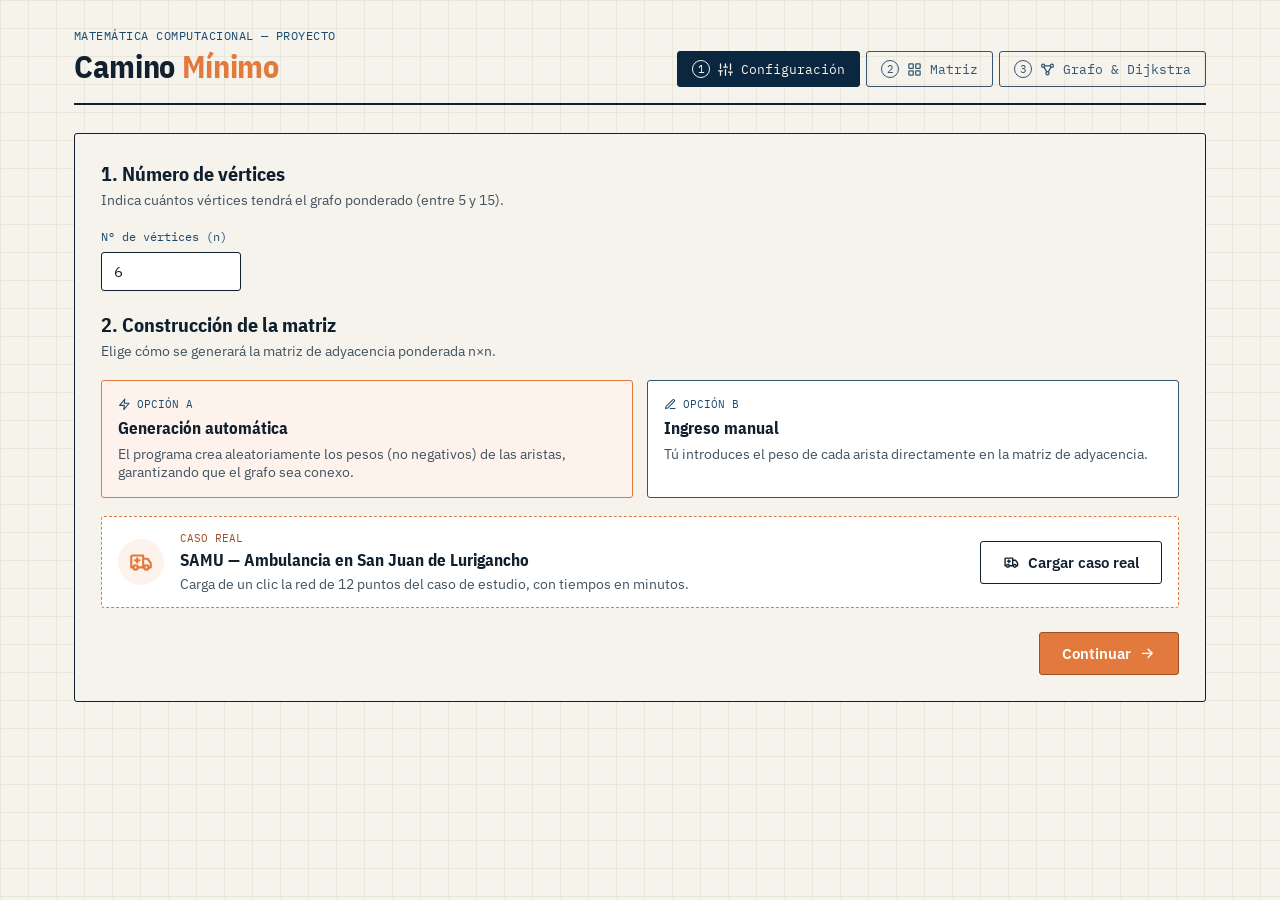
<file: index.html>
<!DOCTYPE html>
<html lang="es">
<head>
<meta charset="UTF-8">
<meta name="viewport" content="width=device-width, initial-scale=1.0">
<title>Camino Mínimo — Algoritmo de Dijkstra</title>
<link rel="preconnect" href="https://fonts.googleapis.com">
<link href="https://fonts.googleapis.com/css2?family=IBM+Plex+Sans:wght@400;500;600;700&family=IBM+Plex+Sans+Condensed:wght@600;700&family=IBM+Plex+Mono:wght@400;500;600&display=swap" rel="stylesheet">
<link rel="stylesheet" href="styles.css">
</head>
<body>
<!-- Íconos (dibujados a mano, sin dependencias externas) -->
<svg width="0" height="0" style="position:absolute" aria-hidden="true" focusable="false">
  <defs>
    <symbol id="i-sliders" viewBox="0 0 24 24"><path d="M4 21v-7M4 10V3M12 21v-9M12 8V3M20 21v-5M20 12V3M1 14h6M9 8h6M17 16h6"/></symbol>
    <symbol id="i-grid" viewBox="0 0 24 24"><rect x="3" y="3" width="7" height="7" rx="1"/><rect x="14" y="3" width="7" height="7" rx="1"/><rect x="14" y="14" width="7" height="7" rx="1"/><rect x="3" y="14" width="7" height="7" rx="1"/></symbol>
    <symbol id="i-graph" viewBox="0 0 24 24"><circle cx="5" cy="6" r="2.5"/><circle cx="19" cy="6" r="2.5"/><circle cx="12" cy="18" r="2.5"/><path d="M7.5 6h9M6.3 8.2l4.5 7.6M17.7 8.2l-4.5 7.6"/></symbol>
    <symbol id="i-ambulance" viewBox="0 0 24 24"><path d="M14 17V6H4a1 1 0 0 0-1 1v10h2M9 17h6M19 17h2v-4l-3-4h-4"/><circle cx="7" cy="17" r="2"/><circle cx="17" cy="17" r="2"/><path d="M8.5 8.5v4M6.5 10.5h4"/></symbol>
    <symbol id="i-clipboard" viewBox="0 0 24 24"><rect x="8" y="2" width="8" height="4" rx="1"/><path d="M16 4h2a2 2 0 0 1 2 2v14a2 2 0 0 1-2 2H6a2 2 0 0 1-2-2V6a2 2 0 0 1 2-2h2"/></symbol>
    <symbol id="i-trash" viewBox="0 0 24 24"><path d="M3 6h18M8 6V4h8v2M6 6l1 14h10l1-14M10 11v6M14 11v6"/></symbol>
    <symbol id="i-shuffle" viewBox="0 0 24 24"><path d="M16 3h5v5M4 20 21 3M21 16v5h-5M15 15l6 6M4 4l5 5"/></symbol>
    <symbol id="i-arrow-right" viewBox="0 0 24 24"><path d="M5 12h14M13 6l6 6-6 6"/></symbol>
    <symbol id="i-arrow-left" viewBox="0 0 24 24"><path d="M19 12H5M11 6l-6 6 6 6"/></symbol>
    <symbol id="i-play" viewBox="0 0 24 24"><path d="M7 4.5v15l12-7.5z" fill="currentColor"/></symbol>
    <symbol id="i-pause" viewBox="0 0 24 24"><rect x="6" y="4.5" width="4" height="15" rx="1" fill="currentColor"/><rect x="14" y="4.5" width="4" height="15" rx="1" fill="currentColor"/></symbol>
    <symbol id="i-step-back" viewBox="0 0 24 24"><path d="M19 19.5 9 12l10-7.5z" fill="currentColor"/><path d="M5 19V5"/></symbol>
    <symbol id="i-step-fwd" viewBox="0 0 24 24"><path d="m5 4.5 10 7.5-10 7.5z" fill="currentColor"/><path d="M19 5v14"/></symbol>
    <symbol id="i-first" viewBox="0 0 24 24"><path d="M11 19 3 12l8-7zM21 19l-8-7 8-7z" fill="currentColor"/></symbol>
    <symbol id="i-last" viewBox="0 0 24 24"><path d="m13 19 8-7-8-7zM3 19l8-7-8-7z" fill="currentColor"/></symbol>
    <symbol id="i-route" viewBox="0 0 24 24"><circle cx="6" cy="19" r="3"/><circle cx="18" cy="5" r="3"/><path d="M9 19h8.5a3.5 3.5 0 0 0 0-7h-11a3.5 3.5 0 0 1 0-7H15"/></symbol>
    <symbol id="i-clock" viewBox="0 0 24 24"><circle cx="12" cy="12" r="9"/><path d="M12 7v5l3 2"/></symbol>
    <symbol id="i-alert" viewBox="0 0 24 24"><path d="M10.3 3.9 1.8 18a2 2 0 0 0 1.7 3h17a2 2 0 0 0 1.7-3L13.7 3.9a2 2 0 0 0-3.4 0zM12 9v4M12 17h.01"/></symbol>
    <symbol id="i-list" viewBox="0 0 24 24"><path d="M8 6h13M8 12h13M8 18h13M3 6h.01M3 12h.01M3 18h.01"/></symbol>
    <symbol id="i-table" viewBox="0 0 24 24"><rect x="3" y="3" width="18" height="18" rx="2"/><path d="M3 9h18M3 15h18M9 3v18"/></symbol>
    <symbol id="i-info" viewBox="0 0 24 24"><circle cx="12" cy="12" r="9"/><path d="M12 16v-4M12 8h.01"/></symbol>
    <symbol id="i-zap" viewBox="0 0 24 24"><path d="M13 2 3 14h9l-1 8 10-12h-9z"/></symbol>
    <symbol id="i-edit" viewBox="0 0 24 24"><path d="M12 20h9M16.5 3.5a2.1 2.1 0 0 1 3 3L7 19l-4 1 1-4z"/></symbol>
    <symbol id="i-x" viewBox="0 0 24 24"><path d="M18 6 6 18M6 6l12 12"/></symbol>
    <symbol id="i-film" viewBox="0 0 24 24"><rect x="3" y="3" width="18" height="18" rx="2"/><path d="M7 3v18M17 3v18M3 8h4M3 16h4M17 8h4M17 16h4"/></symbol>
  </defs>
</svg>
<div class="app">

  <header class="top">
    <div class="brand">
      <span class="kicker">MATEMÁTICA COMPUTACIONAL — PROYECTO</span>
      <h1>Camino <em>Mínimo</em></h1>
    </div>
    <div class="stepper" id="stepper">
      <div class="tab active" data-step="1"><span class="n">1</span><svg class="ic tab-ic" aria-hidden="true"><use href="#i-sliders"/></svg> Configuración</div>
      <div class="tab" data-step="2"><span class="n">2</span><svg class="ic tab-ic" aria-hidden="true"><use href="#i-grid"/></svg> Matriz</div>
      <div class="tab" data-step="3"><span class="n">3</span><svg class="ic tab-ic" aria-hidden="true"><use href="#i-graph"/></svg> Grafo &amp; Dijkstra</div>
    </div>
  </header>

  <!-- ================= SCREEN 1: CONFIG ================= -->
  <section class="screen visible" id="screen-1">
    <div class="panel">
      <h2>1. Número de vértices</h2>
      <p class="hint">Indica cuántos vértices tendrá el grafo ponderado (entre 5 y 15).</p>
      <div class="field">
        <label for="nInput">N° de vértices (n)</label>
        <input type="number" id="nInput" min="5" max="15" value="6">
      </div>

      <h2 style="margin-top:8px;">2. Construcción de la matriz</h2>
      <p class="hint">Elige cómo se generará la matriz de adyacencia ponderada n×n.</p>
      <div class="choice-row">
        <div class="choice-card selected" id="cardAuto" data-mode="auto">
          <span class="tag"><svg class="ic" aria-hidden="true"><use href="#i-zap"/></svg> OPCIÓN A</span>
          <h3>Generación automática</h3>
          <p>El programa crea aleatoriamente los pesos (no negativos) de las aristas, garantizando que el grafo sea conexo.</p>
        </div>
        <div class="choice-card" id="cardManual" data-mode="manual">
          <span class="tag"><svg class="ic" aria-hidden="true"><use href="#i-edit"/></svg> OPCIÓN B</span>
          <h3>Ingreso manual</h3>
          <p>Tú introduces el peso de cada arista directamente en la matriz de adyacencia.</p>
        </div>
      </div>

      <div class="case-banner">
        <div class="case-ic"><svg class="ic" aria-hidden="true"><use href="#i-ambulance"/></svg></div>
        <div class="case-text">
          <span class="tag">CASO REAL</span>
          <h3>SAMU — Ambulancia en San Juan de Lurigancho</h3>
          <p>Carga de un clic la red de 12 puntos del caso de estudio, con tiempos en minutos.</p>
        </div>
        <button class="btn secondary" id="btnLoadCase"><svg class="ic" aria-hidden="true"><use href="#i-ambulance"/></svg> Cargar caso real</button>
      </div>

      <div class="error-box" id="errorConfig"></div>

      <div class="actions">
        <span></span>
        <div class="right">
          <button class="btn accent" id="btnToMatrix">Continuar <svg class="ic" aria-hidden="true"><use href="#i-arrow-right"/></svg></button>
        </div>
      </div>
    </div>
  </section>

  <!-- ================= SCREEN 2: MATRIX ================= -->
  <section class="screen" id="screen-2">
    <div class="panel">
      <h2 class="with-ic"><svg class="ic" aria-hidden="true"><use href="#i-grid"/></svg><span id="matrixTitle">Matriz de adyacencia ponderada</span></h2>
      <p class="hint" id="matrixHint">Ingresa el peso de cada arista (0 = sin conexión entre ese par de vértices). El grafo es no dirigido, por lo que la matriz es simétrica.</p>
      <div class="case-info" id="caseInfo"></div>
      <div class="matrix-wrap" id="matrixWrap"></div>
      <div class="paste-panel" id="pastePanel">
        <label for="pasteArea">Pega la matriz (una fila por línea; valores separados por espacios, tabulaciones, comas o punto y coma; decimales con punto). Sirve copiar directo desde Excel.</label>
        <textarea id="pasteArea" rows="6" spellcheck="false" placeholder="0 4 0 2 0&#10;4 0 3 0 0&#10;..."></textarea>
        <div class="right">
          <button class="btn secondary" id="btnPasteCancel">Cancelar</button>
          <button class="btn accent" id="btnPasteApply">Aplicar matriz</button>
        </div>
      </div>
      <div class="error-box" id="errorMatrix"></div>
      <div class="actions">
        <button class="btn secondary" id="btnBackConfig"><svg class="ic" aria-hidden="true"><use href="#i-arrow-left"/></svg> Volver</button>
        <div class="right">
          <button class="btn secondary" id="btnClear"><svg class="ic" aria-hidden="true"><use href="#i-trash"/></svg> Limpiar</button>
          <button class="btn secondary" id="btnPaste"><svg class="ic" aria-hidden="true"><use href="#i-clipboard"/></svg> Pegar matriz</button>
          <button class="btn secondary" id="btnRegenerate" style="display:none;"><svg class="ic" aria-hidden="true"><use href="#i-shuffle"/></svg> Regenerar aleatoriamente</button>
          <button class="btn accent" id="btnToGraph"><svg class="ic" aria-hidden="true"><use href="#i-graph"/></svg> Generar grafo <svg class="ic" aria-hidden="true"><use href="#i-arrow-right"/></svg></button>
        </div>
      </div>
    </div>
  </section>

  <!-- ================= SCREEN 3: GRAPH + DIJKSTRA ================= -->
  <section class="screen" id="screen-3">
    <div class="panel">
      <h2 class="with-ic"><svg class="ic" aria-hidden="true"><use href="#i-graph"/></svg> Grafo ponderado</h2>
      <p class="hint">Selecciona el vértice de origen y el vértice de destino para calcular el camino mínimo con el algoritmo de Dijkstra.</p>
      <div class="warn-box" id="warnGraph"></div>

      <div class="graph-layout">

        <div class="anim-bar" id="animBar">
          <div class="anim-controls">
            <button class="icon-btn" id="animFirst" title="Ir al inicio (Inicio)" aria-label="Ir al inicio"><svg class="ic" aria-hidden="true"><use href="#i-first"/></svg></button>
            <button class="icon-btn" id="animPrev" title="Paso anterior (←)" aria-label="Paso anterior"><svg class="ic" aria-hidden="true"><use href="#i-step-back"/></svg></button>
            <button class="btn accent play-btn" id="animPlay"><svg class="ic" aria-hidden="true"><use href="#i-play"/></svg><span>Animar paso a paso</span></button>
            <button class="icon-btn" id="animNext" title="Paso siguiente (→)" aria-label="Paso siguiente"><svg class="ic" aria-hidden="true"><use href="#i-step-fwd"/></svg></button>
            <button class="icon-btn" id="animLast" title="Ir al resultado (Fin)" aria-label="Ir al resultado"><svg class="ic" aria-hidden="true"><use href="#i-last"/></svg></button>
            <span class="anim-counter" id="animCounter" aria-live="polite"></span>
            <label class="anim-speed">Velocidad
              <select id="animSpeed">
                <option value="2600">Lenta</option>
                <option value="1500" selected>Normal</option>
                <option value="800">Rápida</option>
              </select>
            </label>
            <button class="icon-btn" id="animExit" title="Salir de la animación (Esc)" aria-label="Salir de la animación" hidden><svg class="ic" aria-hidden="true"><use href="#i-x"/></svg></button>
          </div>
          <div class="anim-caption" id="animCaption"></div>
          <div class="anim-key">
            <span><i class="k-cur"></i> se fija en esta iteración</span>
            <span><i class="k-fix"></i> ya fijado</span>
            <span><i class="k-reach"></i> con etiqueta provisional</span>
            <span><i class="k-upd"></i> arista que mejora la etiqueta</span>
            <span><i class="k-keep"></i> arista que no mejora</span>
            <span><i class="k-tree"></i> árbol de caminos mínimos</span>
          </div>
        </div>
        <div class="canvas-frame">
          <svg id="graphSvg" viewBox="0 0 600 600"></svg>
        </div>

        <div class="side-panel">
          <div class="mini-panel">
            <h3 class="with-ic"><svg class="ic" aria-hidden="true"><use href="#i-route"/></svg> Parámetros de búsqueda</h3>
            <div class="select-row">
              <div class="field">
                <label for="originSelect">Origen</label>
                <select id="originSelect"></select>
              </div>
              <div class="field">
                <label for="destSelect">Destino</label>
                <select id="destSelect"></select>
              </div>
              <button class="btn accent" id="btnCalc"><svg class="ic" aria-hidden="true"><use href="#i-route"/></svg> Calcular</button>
            </div>
            <div class="error-box" id="errorPath"></div>
          </div>

          <div class="result-card" id="resultCard">
            <div class="cost" id="resultCost">— <span>unidades</span></div>
            <div class="path" id="resultPath"></div>
          </div>

        </div>
      </div>

      <div class="mini-panel legend-panel" id="legendPanel" style="display:none;">
        <h3 class="with-ic"><svg class="ic" aria-hidden="true"><use href="#i-list"/></svg> Leyenda de vértices</h3>
        <ul class="legend" id="legendList"></ul>
      </div>

      <div class="steps-wrap" id="stepsWrap" style="display:none;">
        <h3 class="with-ic"><svg class="ic" aria-hidden="true"><use href="#i-table"/></svg> Desarrollo paso a paso — Algoritmo de Dijkstra</h3>
        <p class="hint">Cada columna muestra la etiqueta <code style="font-family:var(--mono)">[distancia acumulada, vértice de procedencia]</code> de cada vértice al terminar esa iteración. <span class="key key-final">celda naranja</span> = vértice que se fija en esa iteración · <span class="key key-upd">texto naranja</span> = etiqueta actualizada · ✓ = ya fijado antes · ∞ = aún sin etiqueta.</p>
        <div class="matrix-wrap">
          <table class="trace" id="traceTable"></table>
        </div>
        <ol class="narrative" id="narrative"></ol>
      </div>

      <div class="actions">
        <button class="btn secondary" id="btnBackMatrix"><svg class="ic" aria-hidden="true"><use href="#i-arrow-left"/></svg> Editar matriz</button>
        <div class="right">
          <button class="btn secondary" id="btnBackConfig3"><svg class="ic" aria-hidden="true"><use href="#i-sliders"/></svg> Volver a configuración</button>
        </div>
      </div>
    </div>
  </section>

</div>

<script src="casos.js"></script>
<script src="script.js"></script>
</body>
</html>
</file>
<file: styles.css>
:root{
  --blueprint: #0B2740;
  --blueprint-2: #123655;
  --blueprint-3: #1B4a70;
  --paper: #F5F3EC;
  --paper-dim: #E9E6DA;
  --ink: #10202E;
  --line: #8FA9BD;
  --line-dim: #345670;
  --accent: #E2793D;
  --accent-dim: #9c5228;
  --warn: #C1443C;
  --ok: #4C8C6C;
  --sans: 'IBM Plex Sans', sans-serif;
  --sans-cond: 'IBM Plex Sans Condensed', sans-serif;
  --mono: 'IBM Plex Mono', monospace;
  --radius: 3px;
}

*{box-sizing:border-box;}
html,body{margin:0;padding:0;}
body{
  background: var(--paper);
  color: var(--ink);
  font-family: var(--sans);
  min-height:100vh;
  background-image:
    linear-gradient(var(--paper-dim) 1px, transparent 1px),
    linear-gradient(90deg, var(--paper-dim) 1px, transparent 1px);
  background-size: 28px 28px;
}

.app{
  max-width: 1180px;
  margin: 0 auto;
  padding: 28px 24px 60px;
}

/* ---------- Header ---------- */
header.top{
  display:flex;
  align-items:flex-end;
  justify-content:space-between;
  flex-wrap:wrap;
  gap:16px;
  border-bottom: 2px solid var(--ink);
  padding-bottom:16px;
  margin-bottom: 28px;
}
.brand{
  display:flex;
  flex-direction:column;
  gap:2px;
}
.brand .kicker{
  font-family: var(--mono);
  font-size:12px;
  letter-spacing:0.04em;
  color: var(--blueprint-3);
}
.brand h1{
  font-family: var(--sans-cond);
  font-weight:700;
  font-size: 32px;
  margin:0;
  color: var(--ink);
  letter-spacing: -0.01em;
}
.brand h1 em{
  font-style:normal;
  color: var(--accent);
}

.stepper{
  display:flex;
  gap:6px;
}
.stepper .tab{
  font-family: var(--mono);
  font-size: 13px;
  padding: 8px 14px;
  border: 1.5px solid var(--line-dim);
  border-radius: var(--radius);
  color: var(--line-dim);
  background: transparent;
  display:flex;
  align-items:center;
  gap:8px;
}
.stepper .tab .n{
  display:inline-flex;
  align-items:center;
  justify-content:center;
  width:18px;height:18px;
  border-radius:50%;
  border: 1.5px solid currentColor;
  font-size:11px;
}
.stepper .tab.active{
  color: var(--paper);
  background: var(--blueprint);
  border-color: var(--blueprint);
}
.stepper .tab.done{
  color: var(--ok);
  border-color: var(--ok);
  cursor:pointer;
}
.stepper .tab.done:hover{ background: rgba(76,140,108,.12); }

/* ---------- Panels ---------- */
.screen{ display:none; animation: fade .25s ease; }
.screen.visible{ display:block; }
@keyframes fade{ from{opacity:0; transform:translateY(4px);} to{opacity:1; transform:none;} }

.panel{
  background: var(--paper);
  border: 1.5px solid var(--ink);
  border-radius: var(--radius);
  padding: 26px;
  position:relative;
}
.panel + .panel{ margin-top:20px; }
.panel h2{
  font-family: var(--sans-cond);
  font-size: 20px;
  font-weight:700;
  margin: 0 0 4px;
}
.panel p.hint{
  font-size:14px;
  color:#41525f;
  margin:0 0 20px;
  max-width: 62ch;
}

/* ---------- Form controls ---------- */
.field{ margin-bottom: 20px; }
.field label{
  display:block;
  font-family: var(--mono);
  font-size: 12px;
  color: var(--blueprint-3);
  margin-bottom:8px;
}
input[type=number], select{
  font-family: var(--mono);
  font-size: 15px;
  padding: 9px 12px;
  border: 1.5px solid var(--ink);
  border-radius: var(--radius);
  background: #fff;
  color: var(--ink);
  width: 140px;
}
select{ width:auto; min-width:140px; }
input:focus, select:focus, button:focus{
  outline: 2px solid var(--accent);
  outline-offset:1px;
}

.choice-row{
  display:flex;
  gap:14px;
  flex-wrap:wrap;
}
.choice-card{
  flex: 1 1 220px;
  border: 1.5px solid var(--line-dim);
  border-radius: var(--radius);
  padding: 16px;
  cursor:pointer;
  background:#fff;
  transition: border-color .15s, background .15s;
}
.choice-card:hover{ border-color: var(--blueprint); }
.choice-card.selected{
  border-color: var(--accent);
  background: #FDF3EC;
}
.choice-card .tag{
  font-family: var(--mono);
  font-size:11px;
  color: var(--blueprint-3);
  display:block;
  margin-bottom:6px;
}
.choice-card h3{
  margin:0 0 6px;
  font-family: var(--sans-cond);
  font-size:17px;
}
.choice-card p{
  margin:0;
  font-size:13.5px;
  color:#41525f;
}

button.btn{
  font-family: var(--sans);
  font-weight:600;
  font-size: 14.5px;
  padding: 11px 22px;
  border-radius: var(--radius);
  border: 1.5px solid var(--ink);
  background: var(--ink);
  color: var(--paper);
  cursor:pointer;
}
button.btn.secondary{
  background: transparent;
  color: var(--ink);
}
button.btn.accent{
  background: var(--accent);
  border-color: var(--accent-dim);
  color: #fff;
}
button.btn:disabled{
  opacity:0.4;
  cursor:not-allowed;
}
.actions{
  display:flex;
  justify-content:space-between;
  margin-top: 24px;
  gap:12px;
}
.actions .right{ display:flex; gap:10px; }

.error-box{
  font-family: var(--mono);
  font-size: 13px;
  color: var(--warn);
  border: 1.5px solid var(--warn);
  padding: 10px 14px;
  border-radius: var(--radius);
  margin-top: 14px;
  display:none;
}
.error-box.show{ display:block; }

/* ---------- Matrix ---------- */
.matrix-wrap{ overflow-x:auto; padding-bottom:6px; }
table.matrix{
  border-collapse: collapse;
  font-family: var(--mono);
}
table.matrix th, table.matrix td{
  border: 1px solid var(--line-dim);
  text-align:center;
  padding:0;
}
table.matrix th{
  background: var(--blueprint);
  color: var(--paper);
  font-size: 13px;
  width:46px; height:36px;
  min-width:46px;
}
table.matrix td.diag{
  background: var(--paper-dim);
}
table.matrix td input{
  width: 56px;
  height: 36px;
  border: none;
  text-align:center;
  font-family: var(--mono);
  font-size: 14px;
  background: #fff;
}
table.matrix td input:focus{ background:#FDF3EC; outline:2px solid var(--accent); outline-offset:-2px;}

/* ---------- Graph + results layout ---------- */
.graph-layout{
  display:grid;
  grid-template-columns: 1.5fr 1fr;
  gap: 20px;
}
@media (max-width: 880px){
  .graph-layout{ grid-template-columns: 1fr; }
}
/* n >= 10: el grafo ocupa todo el ancho y los controles pasan arriba */
.graph-layout.wide{ grid-template-columns: 1fr; }
.graph-layout.wide .side-panel{ order:-1; flex-direction:row; flex-wrap:wrap; align-items:stretch; }
.graph-layout.wide .side-panel > *{ flex:1 1 260px; }
.graph-layout.wide .canvas-frame{ width:100%; margin:0 auto; }

.canvas-frame{
  background: var(--blueprint);
  border-radius: var(--radius);
  border: 1.5px solid var(--ink);
  padding: 6px;
}
svg#graphSvg{ width:100%; height:auto; display:block; }

.node circle{ fill: var(--paper); stroke: var(--paper); stroke-width:2.5; }
/* vértices intermedios del camino: fondo claro + borde naranja */
.node.in-path circle{ fill: var(--paper); stroke: var(--accent); stroke-width:4.5; }
/* origen (verde) y destino (naranja): la letra siempre oscura sobre fondo claro */
.node.origin circle{ fill:#8FD6AE; stroke:#fff; stroke-width:3; }
.node.dest circle{ fill: var(--accent); stroke:#fff; stroke-width:3; }
.node text{
  font-family: var(--mono);
  font-size: 15px;
  fill: var(--ink);
  text-anchor:middle;
  dominant-baseline: middle;
  font-weight:600;
}
.edge path{ fill:none; stroke: var(--line); stroke-width: 1.6; }
.edge path.in-path{ stroke: var(--accent); stroke-width: 4; }
.edge-label rect{ fill: var(--blueprint); stroke: var(--line-dim); stroke-width:1; }
.edge-label text{
  font-family: var(--mono);
  font-size: 13px;
  fill: #E6F0F7;
  text-anchor: middle;
  dominant-baseline: middle;
}
.edge-label.in-path rect{ stroke: var(--accent); stroke-width:1.5; }
.edge-label.in-path text{ fill: #F6A874; font-weight:700; }

.side-panel{
  display:flex;
  flex-direction:column;
  gap:16px;
}
.mini-panel{
  background:#fff;
  border: 1.5px solid var(--line-dim);
  border-radius: var(--radius);
  padding: 16px;
}
.mini-panel h3{
  font-family: var(--sans-cond);
  font-size:15px;
  margin:0 0 12px;
  color: var(--blueprint-3);
}
.select-row{
  display:flex;
  gap:10px;
  align-items:flex-end;
  flex-wrap:wrap;
}
.select-row .field{ margin-bottom:0; }

.result-card{
  background: var(--blueprint);
  color: var(--paper);
  border-radius: var(--radius);
  padding: 18px;
  display:none;
}
.result-card.show{ display:block; }
.result-card .cost{
  font-family: var(--sans-cond);
  font-size: 42px;
  font-weight:700;
  color: var(--accent);
  line-height:1;
}
.result-card .cost span{ font-size:16px; color: var(--paper); margin-left:8px; }
.result-card .path{
  font-family: var(--mono);
  font-size: 15px;
  margin-top:10px;
  letter-spacing:0.02em;
}
.result-card .path b{ color: var(--accent); }

/* ---------- Step-by-step table ---------- */
.steps-wrap{ margin-top: 20px; }
.steps-wrap h3{
  font-family: var(--sans-cond);
  font-size:16px;
  margin: 0 0 4px;
}
.steps-wrap p.hint{ margin-bottom:14px; }
table.trace{
  border-collapse: collapse;
  font-family: var(--mono);
  font-size: 12.5px;
  width:100%;
}
table.trace th, table.trace td{
  border: 1px solid var(--line-dim);
  padding: 8px 10px;
  text-align:center;
}
table.trace thead th{
  background: var(--blueprint);
  color: var(--paper);
}
table.trace tbody th{
  background: var(--paper-dim);
  text-align:left;
}
table.trace td.selected-cell{
  background: #FDF3EC;
  font-weight:600;
  color: var(--accent-dim);
}
table.trace td.final-cell{
  background: var(--accent);
  color:#fff;
  font-weight:700;
}
.narrative{
  margin-top:16px;
  font-size: 13.5px;
  line-height:1.6;
}
.narrative li{ margin-bottom:6px; }
.narrative code{
  font-family: var(--mono);
  background: var(--paper-dim);
  padding:1px 5px;
  border-radius:2px;
}


/* ---------- Caso real, pegar matriz, avisos y leyenda ---------- */
.case-banner{
  margin-top: 18px;
  display:flex;
  gap:16px;
  align-items:center;
  justify-content:space-between;
  flex-wrap:wrap;
  border: 1.5px dashed var(--accent);
  border-radius: var(--radius);
  padding: 14px 16px;
  background:#fff;
}
.case-banner .tag{
  font-family: var(--mono);
  font-size:11px;
  color: var(--accent-dim);
  display:block;
  margin-bottom:4px;
}
.case-banner h3{ margin:0 0 4px; font-family: var(--sans-cond); font-size:17px; }
.case-banner p{ margin:0; font-size:13.5px; color:#41525f; }

.case-info{
  display:none;
  background:#fff;
  border-left: 4px solid var(--accent);
  padding: 12px 16px;
  margin-bottom: 14px;
  font-size: 14px;
  line-height: 1.5;
}
.case-info.show{ display:block; }
.case-info h3{ margin:0 0 6px; font-family: var(--sans-cond); font-size:16px; }
.case-info p{ margin: 0 0 6px; }
.case-info .assume{ font-size: 12.5px; color:#41525f; }

.paste-panel{
  display:none;
  margin-top: 14px;
  background:#fff;
  border: 1.5px solid var(--line-dim);
  border-radius: var(--radius);
  padding: 14px 16px;
}
.paste-panel.show{ display:block; }
.paste-panel label{ display:block; font-size:13px; color:#41525f; margin-bottom:8px; }
.paste-panel textarea{
  width:100%;
  font-family: var(--mono);
  font-size: 13px;
  padding: 8px;
  border: 1.5px solid var(--line-dim);
  border-radius: var(--radius);
  resize: vertical;
}
.paste-panel .right{ display:flex; gap:10px; justify-content:flex-end; margin-top:10px; flex-wrap:wrap; }

.warn-box{
  display:none;
  font-family: var(--mono);
  font-size: 13px;
  color: var(--accent-dim);
  border: 1.5px solid var(--accent);
  background:#FDF3EC;
  padding: 10px 14px;
  border-radius: var(--radius);
  margin-bottom: 14px;
}
.warn-box.show{ display:block; }

.legend{ list-style:none; margin:0; padding:0; font-size:13px; }
.legend li{ display:flex; gap:8px; padding: 3px 0; line-height:1.35; }
.legend b{ font-family: var(--mono); color: var(--blueprint-3); min-width: 16px; }

.actions .right{ flex-wrap:wrap; justify-content:flex-end; }
table.matrix th[title]{ cursor:help; }
.result-card .path-names{ margin:10px 0 0; padding-left: 20px; font-family: var(--sans); font-size:13px; line-height:1.45; color: var(--paper); }
/* Nombres largos del caso real: que los selectores no desborden en celular */
.graph-layout > *{ min-width:0; }
.select-row .field{ flex: 1 1 220px; min-width:0; }
.select-row select{ width:100%; max-width:100%; text-overflow: ellipsis; }
.stepper{ flex-wrap: wrap; }
@media (max-width: 480px){ .stepper .tab{ font-size: 11px; padding: 6px 8px; } }

/* ---------- Revisión: validación, tabla paso a paso, empates ---------- */
.stepper .tab{ cursor:pointer; }
.stepper .tab.active{ cursor:default; }
table.matrix td input.invalid{ background:#FBE4E2; outline:2px solid var(--warn); outline-offset:-2px; color: var(--warn); }
table.trace thead th small{ display:block; font-weight:400; font-size:11px; opacity:.8; margin-top:2px; }
table.trace td.done-cell{ color: var(--ok); background:#F1F4EE; }
.steps-wrap .key{ font-family: var(--mono); font-size:12px; padding:1px 5px; border-radius:2px; }
.steps-wrap .key-final{ background: var(--accent); color:#fff; }
.steps-wrap .key-upd{ background:#FDF3EC; color: var(--accent-dim); font-weight:600; }
.narrative ul{ margin:4px 0 2px; padding-left:20px; }
.narrative ul li{ margin-bottom:2px; }
.result-card .ties{ margin-top:10px; font-family: var(--sans); font-size:13px; color: var(--paper); border-top:1px solid var(--line-dim); padding-top:8px; }
.legend-panel{ margin-top:16px; }
.legend-panel .legend{ columns: 2 300px; column-gap: 24px; }
.legend-panel .legend li{ break-inside: avoid; }

/* =====================================================================
   Íconos, transiciones y animación del algoritmo
   ===================================================================== */
.ic{
  width:1.15em; height:1.15em; flex-shrink:0;
  fill:none; stroke: currentColor; stroke-width:2;
  stroke-linecap:round; stroke-linejoin:round;
  vertical-align:-0.2em;
}
button.btn{ display:inline-flex; align-items:center; justify-content:center; gap:8px;
  transition: transform .12s ease, box-shadow .15s ease, background .15s ease, filter .15s ease; }
button.btn:not(:disabled):hover{ transform: translateY(-1px); box-shadow: 0 3px 0 rgba(16,32,46,.18); }
button.btn:not(:disabled):active{ transform: translateY(1px); box-shadow:none; }
button.btn.accent:not(:disabled):hover{ filter: brightness(1.05); }
.with-ic{ display:flex; align-items:center; gap:8px; }
.with-ic .ic{ color: var(--accent); }
.choice-card .tag{ display:flex; align-items:center; gap:6px; }
.choice-card{ transition: border-color .15s, background .15s, transform .15s, box-shadow .15s; }
.choice-card:hover{ transform: translateY(-2px); box-shadow: 0 4px 0 rgba(16,32,46,.08); }
.stepper .tab{ transition: background .2s, color .2s, border-color .2s; }
.stepper .tab .tab-ic{ width:15px; height:15px; }
@media (max-width: 560px){ .stepper .tab .tab-ic{ display:none; } }

.case-banner{ justify-content:flex-start; }
.case-banner .case-ic{ width:46px; height:46px; border-radius:50%; background:#FDF3EC; color: var(--accent);
  display:flex; align-items:center; justify-content:center; flex-shrink:0; }
.case-banner .case-ic .ic{ width:26px; height:26px; }
.case-banner .case-text{ flex:1 1 240px; }
.case-banner #btnLoadCase{ margin-left:auto; }
.warn-box .ic, .ties .ic{ margin-right:4px; }
.result-card .path .ic{ color: var(--accent); }

/* transiciones de pantalla y resultado */
.screen.visible{ animation: screenIn .35s cubic-bezier(.2,.7,.2,1); }
@keyframes screenIn{ from{ opacity:0; transform: translateY(10px); } to{ opacity:1; transform:none; } }
.result-card.show{ animation: popIn .4s cubic-bezier(.2,.8,.3,1.2); transition: opacity .3s; }
@keyframes popIn{ from{ opacity:0; transform: scale(.96) translateY(6px); } to{ opacity:1; transform:none; } }
.result-card.pending{ opacity:.35; }
.steps-wrap{ animation: screenIn .45s ease both; }
.error-box.show, .warn-box.show{ animation: popIn .3s ease; }
table.matrix td input.invalid{ animation: shake .3s; }
@keyframes shake{ 25%{ transform: translateX(-3px); } 75%{ transform: translateX(3px); } }

/* entrada del grafo */
#graphSvg .node, #graphSvg .badge, #graphSvg .badge.changed{ transform-box: fill-box; transform-origin: center; }
#graphSvg.intro .node{ animation: nodeIn .45s cubic-bezier(.2,.8,.3,1.3) both; animation-delay: calc(var(--k) * 45ms); }
#graphSvg.intro path.edge, #graphSvg.intro .edge-label{ animation: fadeIn .6s ease both .25s; }
@keyframes nodeIn{ from{ opacity:0; transform: scale(.3); } to{ opacity:1; transform:none; } }
@keyframes fadeIn{ from{ opacity:0; } to{ opacity:1; } }

/* aristas y camino mínimo */
#graphSvg path.edge{ fill:none; stroke: var(--line); stroke-width:1.6; transition: stroke .25s, stroke-width .25s, opacity .25s; }
#graphSvg .route-seg{ fill:none; stroke: var(--accent); stroke-width:4.5; stroke-linecap:round; stroke-dasharray:1; stroke-dashoffset:0; }
#graphSvg.drawing .route-seg{ animation: drawSeg .5s ease-in-out both; animation-delay: calc(var(--k) * .5s); }
@keyframes drawSeg{ from{ stroke-dashoffset:1; } to{ stroke-dashoffset:0; } }
#graphSvg .node .ring{ fill:none; stroke: var(--accent); stroke-width:3; opacity:0; transform-box: fill-box; transform-origin:center; }
#graphSvg .node-tag{ font-family: var(--mono); font-size:10.5px; fill:#B9CCDA; text-anchor:middle; dominant-baseline:middle; letter-spacing:.04em; }
#graphSvg .node circle.dot{ transition: fill .25s, stroke .25s, stroke-width .25s; }
#graphSvg .node{ transition: opacity .25s; }

/* etiquetas [d, P] sobre los vértices: solo en la animación */
#graphSvg .badge{ display:none; }
#graphSvg.anim .badge{ display:inline; }
#graphSvg .badge rect{ fill: var(--paper); stroke: var(--accent); stroke-width:1.2; }
#graphSvg .badge text{ font-family: var(--mono); font-size:12px; font-weight:600; fill: var(--ink); text-anchor:middle; dominant-baseline:middle; }
#graphSvg .badge.is-inf rect{ fill:#2a4a66; stroke: var(--line-dim); }
#graphSvg .badge.is-inf text{ fill:#B9CCDA; }
#graphSvg .badge.is-fixed rect{ fill:#DDEFE4; stroke: var(--ok); }
#graphSvg .badge.changed{ animation: badgePop .55s cubic-bezier(.2,.8,.3,1.4); }
@keyframes badgePop{ 0%{ transform: scale(.6); } 60%{ transform: scale(1.18); } 100%{ transform: none; } }

/* estados durante la animación (antes del cuadro final) */
#graphSvg.anim:not(.final) .route{ display:none; }
#graphSvg.anim:not(.final) .node-tag{ display:none; }
#graphSvg.anim:not(.final) path.edge{ opacity:.35; }
#graphSvg.anim:not(.final) .edge-label{ opacity:.55; }
#graphSvg.anim:not(.final) .edge-label.in-path rect{ stroke: var(--line-dim); stroke-width:1; }
#graphSvg.anim:not(.final) .edge-label.in-path text{ fill:#E6F0F7; font-weight:400; }
#graphSvg.anim:not(.final) .node{ opacity:.55; }
#graphSvg.anim:not(.final) .node circle.dot{ fill: var(--paper); stroke: var(--paper); stroke-width:2.5; }
#graphSvg.anim:not(.final) .node.reached{ opacity:1; }
#graphSvg.anim:not(.final) .node.reached circle.dot{ stroke: var(--accent); stroke-width:3; stroke-dasharray:5 4; }
#graphSvg.anim:not(.final) .node.fixed{ opacity:1; }
#graphSvg.anim:not(.final) .node.fixed circle.dot{ fill:#DDEFE4; stroke: var(--ok); stroke-width:4; }
#graphSvg.anim:not(.final) .node.current{ opacity:1; }
#graphSvg.anim:not(.final) .node.current circle.dot{ fill: var(--accent); stroke:#fff; stroke-width:3; }
#graphSvg.anim:not(.final) .node.current text{ fill:#fff; }
#graphSvg.anim:not(.final) .node.current .ring{ animation: ring 1.3s ease-out infinite; }
@keyframes ring{ from{ opacity:.9; transform: scale(1); } to{ opacity:0; transform: scale(1.9); } }
#graphSvg.anim path.edge.tree{ opacity:1; stroke: var(--paper); stroke-width:3; }
#graphSvg.anim path.edge.relax-upd{ opacity:1; stroke:#6BD49A; stroke-width:4; animation: edgeFlash .7s ease-out; }
#graphSvg.anim path.edge.relax-keep{ opacity:1; stroke:#9DB3C4; stroke-width:2.5; stroke-dasharray:7 6; }
@keyframes edgeFlash{ 0%{ stroke-width:9; } 100%{ stroke-width:4; } }
#graphSvg.anim .edge-label.relax-upd{ opacity:1; }
#graphSvg.anim .edge-label.relax-upd rect{ stroke:#6BD49A; stroke-width:1.6; }
#graphSvg.anim .edge-label.relax-upd text{ fill:#6BD49A; font-weight:700; }
#graphSvg.anim .edge-label.relax-keep, #graphSvg.anim .edge-label.tree{ opacity:1; }

/* barra de animación */
.graph-layout.wide .anim-bar{ order:0; }
.graph-layout.wide .canvas-frame{ order:1; }
svg#graphSvg{ max-height: 74vh; }
.anim-bar{ display:none; background:#fff; border:1.5px solid var(--line-dim); border-radius: var(--radius); padding: 12px 14px; }
.anim-bar.show{ display:block; animation: popIn .35s ease; }
.anim-bar.active{ border-color: var(--accent); box-shadow: 0 0 0 3px rgba(226,121,61,.12); }
.anim-controls{ display:flex; align-items:center; gap:8px; flex-wrap:wrap; }
.icon-btn{ width:40px; height:40px; display:inline-flex; align-items:center; justify-content:center;
  border:1.5px solid var(--ink); border-radius: var(--radius); background:transparent; color: var(--ink); cursor:pointer;
  transition: background .15s, transform .12s; }
.icon-btn:not(:disabled):hover{ background: var(--paper-dim); }
.icon-btn:not(:disabled):active{ transform: scale(.94); }
.icon-btn:disabled{ opacity:.3; cursor:not-allowed; }
.icon-btn[hidden]{ display:none; }
.play-btn{ min-width: 196px; }
.anim-counter{ font-family: var(--mono); font-size:13px; color: var(--blueprint-3); margin: 0 6px; flex: 1 1 160px; }
.anim-speed{ font-family: var(--mono); font-size:12px; color:#41525f; display:flex; align-items:center; gap:6px; }
.anim-speed select{ font-family: var(--mono); font-size:12px; padding:6px; border:1.5px solid var(--line-dim); border-radius: var(--radius); background:#fff; }
.anim-caption{ display:none; margin-top:12px; padding:12px 14px; background: var(--paper); border-left:4px solid var(--accent); font-size:14px; line-height:1.55; }
.anim-bar.active .anim-caption{ display:block; animation: fadeIn .3s ease; }
.anim-caption ul{ margin:6px 0 0; padding-left:20px; }
.anim-caption code{ font-family: var(--mono); background: var(--paper-dim); padding:1px 5px; border-radius:2px; }
.anim-key{ display:none; margin-top:10px; gap:6px 16px; flex-wrap:wrap; font-size:12px; color:#41525f; }
.anim-bar.active .anim-key{ display:flex; }
.anim-key span{ display:inline-flex; align-items:center; gap:6px; }
.anim-key i{ display:inline-block; width:14px; height:14px; border-radius:50%; }
.anim-key .k-cur{ background: var(--accent); }
.anim-key .k-fix{ background:#DDEFE4; border:2.5px solid var(--ok); }
.anim-key .k-reach{ background:#fff; border:2px dashed var(--accent); }
.anim-key .k-upd, .anim-key .k-keep, .anim-key .k-tree{ width:22px; height:0; border-radius:0; }
.anim-key .k-upd{ border-top:4px solid #3FAE72; }
.anim-key .k-keep{ border-top:3px dashed #8FA9BD; }
.anim-key .k-tree{ border-top:3px solid var(--blueprint); }

/* tabla y explicación sincronizadas con la animación */
table.trace th, table.trace td{ transition: opacity .3s, box-shadow .3s; }
table.trace .future{ opacity:.12; }
table.trace thead th.cur-col{ background: var(--accent); }
table.trace td.cur-col{ box-shadow: inset 0 0 0 2px var(--accent); }
.narrative > li{ transition: opacity .3s, background .3s; border-radius:2px; }
.narrative > li.future{ opacity:.35; }
.narrative > li.cur{ background:#FDF3EC; box-shadow: -8px 0 0 #FDF3EC, 8px 0 0 #FDF3EC; }

@media (max-width: 560px){
  .play-btn{ min-width:0; flex: 1 1 100%; order:-1; }
  .anim-counter{ flex-basis:100%; order:5; margin:4px 0 0; }
}

/* Respeta la preferencia "reducir movimiento" del sistema */
@media (prefers-reduced-motion: reduce){
  *, *::before, *::after{ animation-duration: 1ms !important; animation-delay: 0ms !important; animation-iteration-count: 1 !important; transition-duration: 1ms !important; }
  #graphSvg .node .ring{ display:none; }
}

/* durante la animación: el resultado se revela recién al final, y la barra +
   el grafo caben juntos en la pantalla */
.result-card.pending{ opacity:.5; filter: blur(7px); user-select:none; }
.result-card{ transition: opacity .35s, filter .35s; }
.anim-bar{ scroll-margin-top: 8px; }
.anim-caption{ max-height: 132px; overflow-y:auto; font-size:13.5px; }
.graph-layout.animating svg#graphSvg{ max-height: calc(100vh - 300px); min-height: 300px; }
#graphSvg .badge text{ font-size:14.5px; }
.anim-bar.final .anim-key{ display:none; }
.anim-key .k-tree{ border-top:3px solid #fff; box-shadow: 0 0 0 2px var(--blueprint); }
</file>
